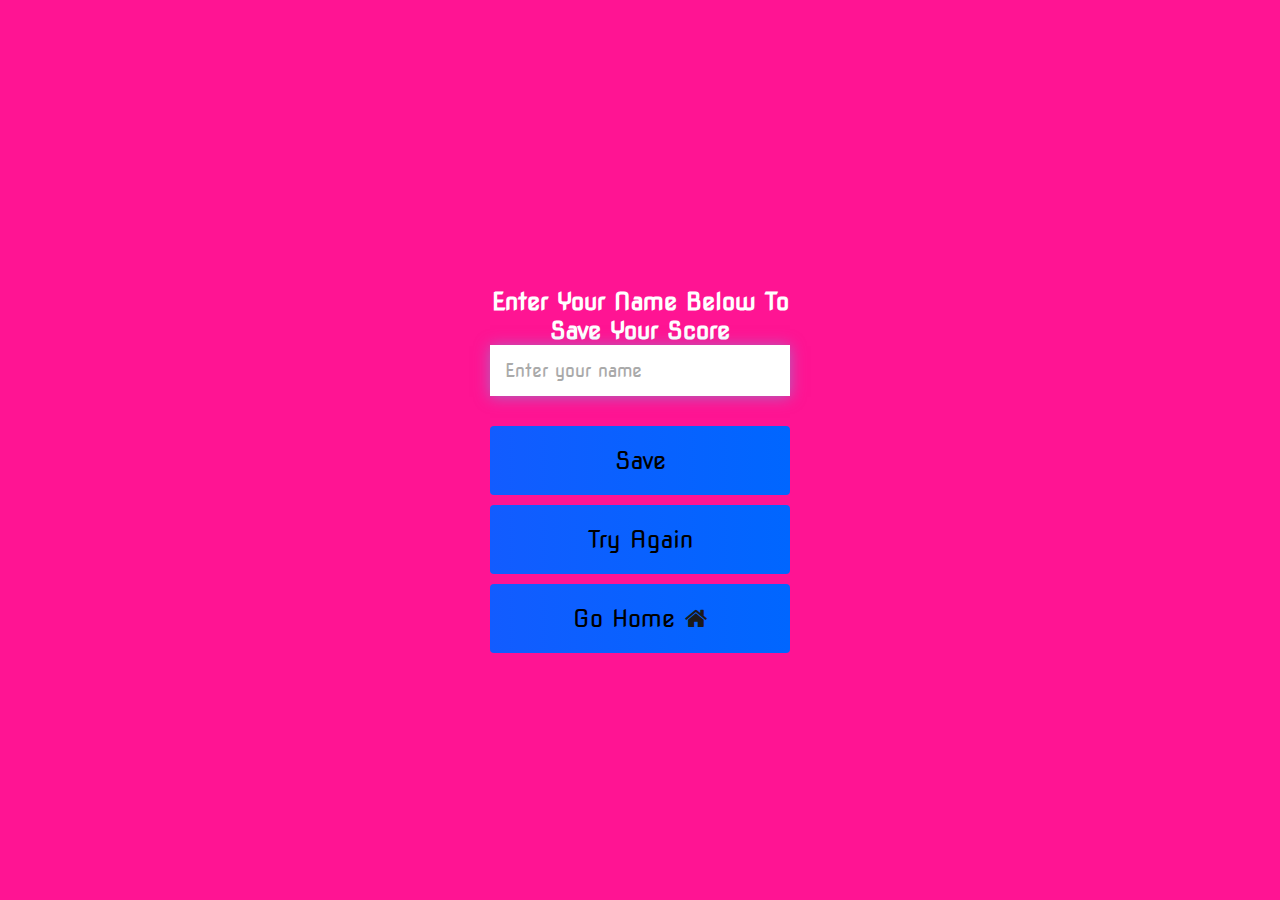
<file: end.html>
<!DOCTYPE html>
<html lang="en">
<head>
    <meta charset="UTF-8">
    <meta http-equiv="X-UA-Compatible" content="IE=edge">
    <meta name="viewport" content="width=device-width, initial-scale=1.0">
    <title>End page</title>
    <link rel="stylesheet" href="style.css" >
    <link rel="stylesheet" href="https://cdnjs.cloudflare.com/ajax/libs/font-awesome/4.7.0/css/font-awesome.min.css">
</head>
<body>
    <div class="container">
        <div id="end" class="flex-center flex-column">
            <h1 id="finalScore">0</h1>
            <form class="end-form-container">
                <h2 id="end-text">Enter Your Name Below To Save Your Score</h2>
                <input type="text" name="name" id="username" placeholder="Enter your name">
                <button class="btn" id="saveScoreBtn" type="submit" onclick="saveHighScore(event)" disabled>Save</button>
            </form>
            <a href="game.html" class="btn">Try Again</a>
            <a href="index.html" class="btn">Go Home<i class="fa fa-home"></i></a>

        </div>

    </div>
    <script src="end.js"></script>
    <script src="highscores.js"></script>

</body>
</html>
</file>
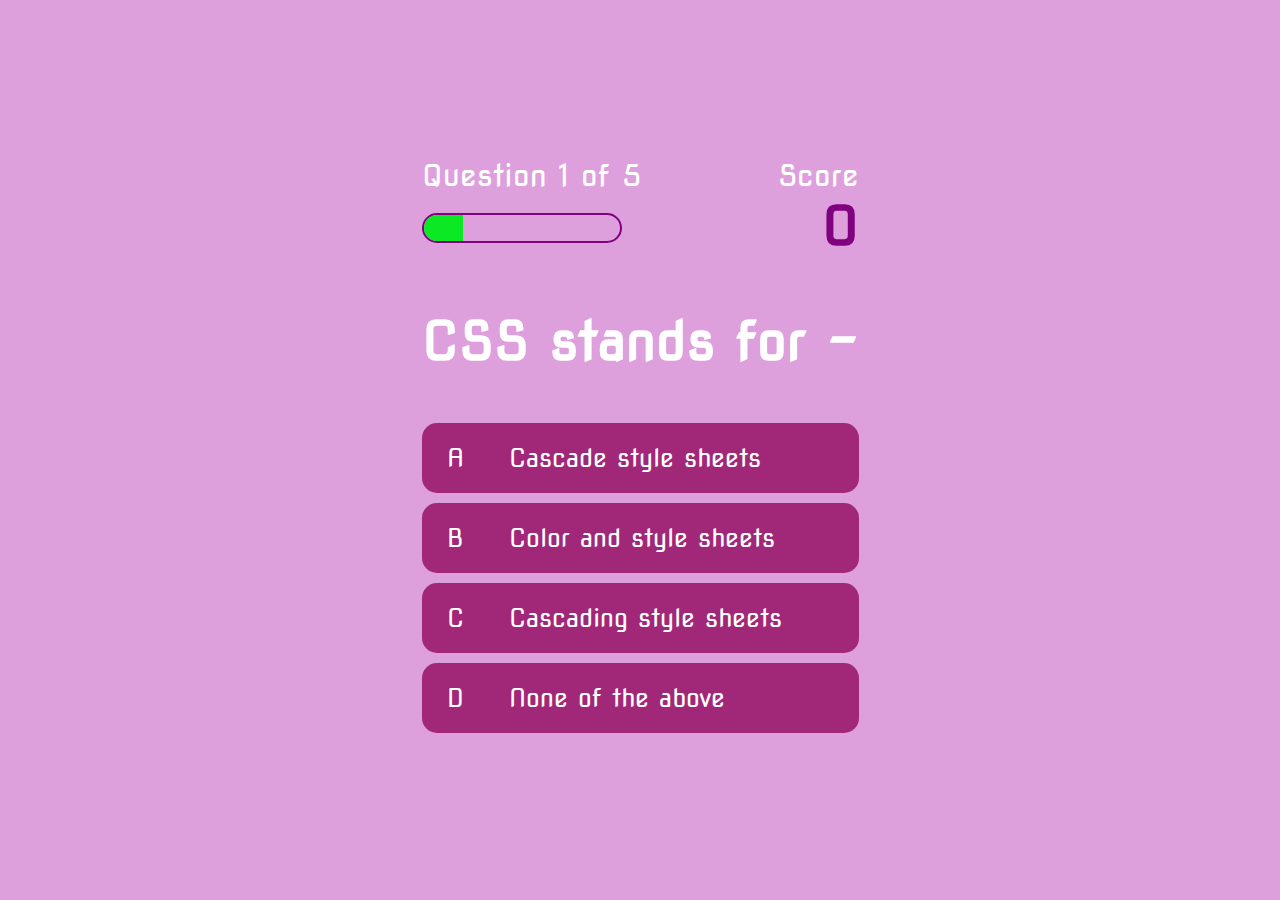
<file: game.html>
<!DOCTYPE html>
<html lang="en">
<head>
    <meta charset="UTF-8">
    <meta http-equiv="X-UA-Compatible" content="IE=edge">
    <meta name="viewport" content="width=device-width, initial-scale=1.0">
    <title>Quiz Page</title>
    <link rel="stylesheet" href="style.css" >
    <link rel="stylesheet" href="game.css" >
</head>
<body>
    <div class="container">
        <div id="game" class="justify-center flex-column">
            <div id="hud">
                <div class="hud-item">
                    <p id="progressText" class="hud-prefix">
                        Question
                    </p>
                    <div id="progressBar">
                        <div id="progressBarFull">

                        </div>
                    </div>
                </div>
                <div class="hud-item">
                   <p class="hud-prefix">
                     Score
                   </p> 
                   <h1 class="hud-main-text" id="score">
                       0
                   </h1>
                </div>
            </div>
            <h1 id="question">
                What is the answer to this question?
            </h1>
            <div class="choice-container">
                <p class="choice-prefix">A</p>
                <p class="choice-text" data-number="1">Choice 1</p>
            </div>
            <div class="choice-container">
                <p class="choice-prefix">B</p>
                <p class="choice-text" data-number="2">Choice 2</p>
            </div>
            <div class="choice-container">
                <p class="choice-prefix">C</p>
                <p class="choice-text" data-number="3">Choice 3</p>
            </div>
            <div class="choice-container">
                <p class="choice-prefix">D</p>
                <p class="choice-text" data-number="4">Choice 4</p>
            </div>

        </div>
    </div>
   <script src="game.js"></script> 
</body>
</html>
</file>
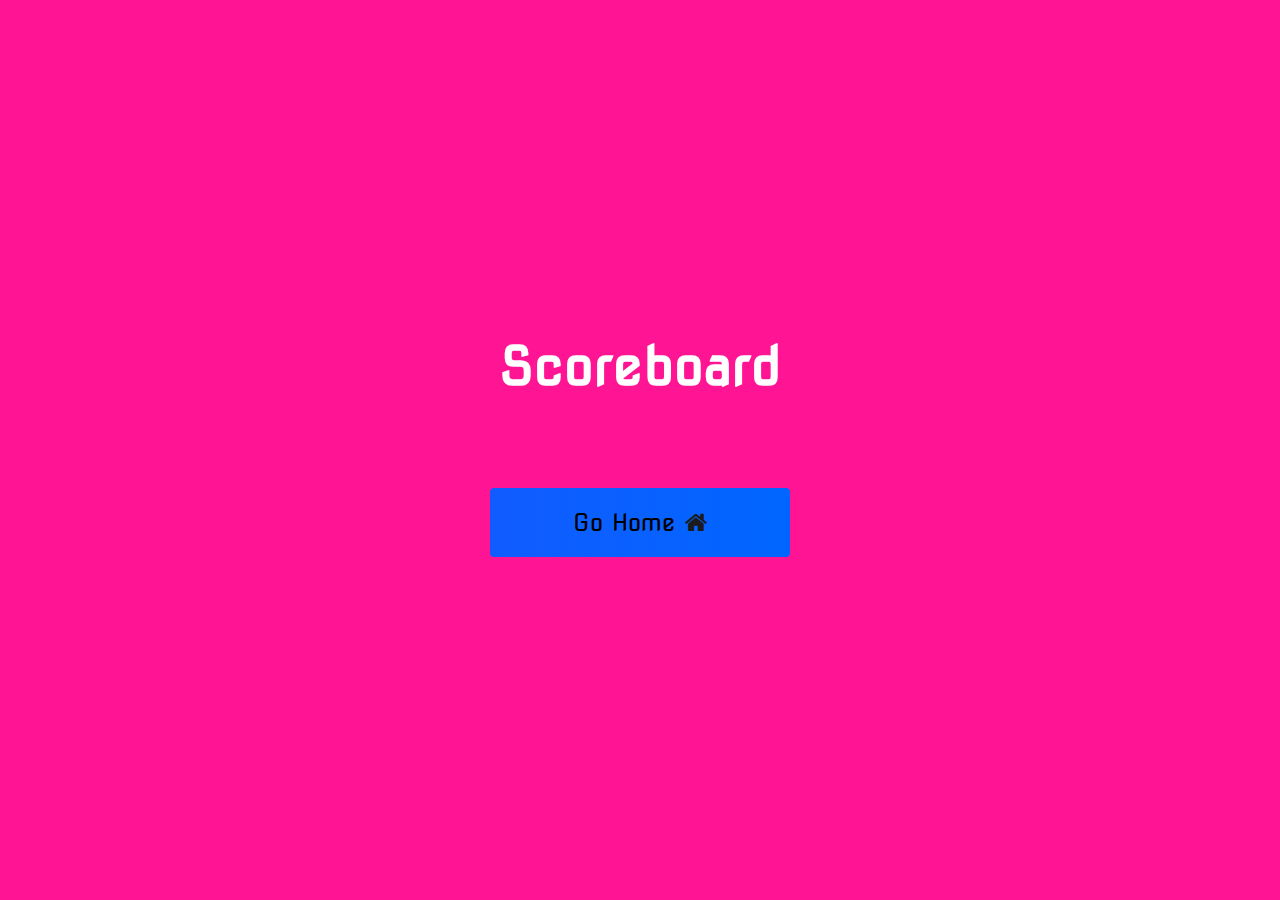
<file: highscores.html>
<!DOCTYPE html>
<html lang="en">
<head>
    <meta charset="UTF-8">
    <meta http-equiv="X-UA-Compatible" content="IE=edge">
    <meta name="viewport" content="width=device-width, initial-scale=1.0">
    <title>High Scores</title>
    <link rel="stylesheet" href="style.css">
    <link rel="stylesheet" href="highscores.css">
    <link rel="stylesheet" href="https://cdnjs.cloudflare.com/ajax/libs/font-awesome/4.7.0/css/font-awesome.min.css">
</head>
<body>
    <div class="container">
        <div id="highScores" class="flex-center flex-column">
            <h1 id="finalScore">Scoreboard</h1>
            <ul id="highScoresList"></ul>
            <a href="index.html" class="btn">Go Home<i class="fa fa-home"></i></a>

        </div>



    </div>
    <script src="highscores.js"></script>
</body>
</html>
</file>
<file: style.css>
@import url('https://fonts.googleapis.com/css2?family=Nova+Square&display=swap');

:root{
    background-color: deeppink;
}
*{
    box-sizing: border-box;
    margin: 0;
    padding: 0;
    font-size: 62.5%;
    font-family: 'Nova Square',cursive;

}
h1{
    font-size: 5.4rem;
    color:white;
    margin-bottom:5rem;
}
.container{
    width:100vw;
    height:100vh;
    display:flex;
    justify-content:center;
    align-items: center;
    max-width:80rem;
    margin: 0 auto;
    padding: 2rem;

}
.flex-column{
    display: flex;
    flex-direction: column;
}
.flex-center{
    justify-content: center;
    align-items:center;

}
.justify-center{
    justify-content: center;
}
.text-center{
    text-align:center;
}
.hidden{
    display: none;
}
.btn{
    font-size: 2.4rem;
    padding:2rem 0;
    width:30rem;
    text-align:center;
    margin-bottom:1rem;
    text-decoration:none;
    color:black;
    background: linear-gradient(90deg,rgb(18, 92, 255) 0%,rgb(0, 102, 255) 100%) ;
    border-radius:4px;
}
.btn:hover{
    cursor: pointer;
    box-shadow: 0 0.4rem 0 rgb(7, 12, 1,0.6);
    transition: transform 150ms;
    transform:scale(1.03);
}
.btn[disabled]:hover{
    cursor: not allowed;
    box-shadow:none;
    transform:none;
}
#highscores-btn{
    background:linear-gradient(90deg,rgb(255, 247, 9) 0%,rgb(240, 221, 6) 100%) ;

}
#highscores-btn:hover{
    box-shadow:0 0.4rem 1.4rem 0 rgb(7, 12, 1,0.6);
}
.fa-crown{
    font-size: 2.5 rem;
    margin-left: 1rem;
}
/*End Page Css*/
.end-form-container{
    width:100%;
    display:flex;
    flex-direction: column;
    align-items: center;
    max-width: 30rem;
}
input{
    margin-bottom: 1rem;
    width:20rem;
    padding:1.5rem;
    font-size: 1.8rem;
    border:none;
    box-shadow:0 0.1rem 1.4rem 0 rgba(86,185,235,0.5);

}
input::placeholder{
    color:#aaa;
}
#username{
    margin-bottom: 3rem;
    width:100%;
    outline:none;

}
#end-text{
    font-size: 2.4rem;
    color: #fff;
    text-align: center;
}
#saveScoreBtn{
    border:none;

}
.fa-home{
  margin-left: 1rem;
  font-size: 2rem;
  color:rgb(28,26,26)

}
</file>
<file: game.css>
:root{
    background-color:plum;
}

body{
    color: #fff;
}
.choice-container{
    display: flex;
    margin-bottom: 1rem;
    width:100%;
    border-radius: 15px;
    background:rgb(161, 40, 121);
    font-size:4rem;
   
}
.choice-container:hover{
    cursor:pointer;
    box-shadow:0 0.4 1.4rem 0 rgba(9, 10, 12, 0.5);
    transform: scale(1.02);
    transition: tarnsform 100ms;
}
.choice-prefix{
    padding: 2rem 2.5rem;
    color: white;
}
.choice-text{
    padding: 2rem;
    width:100%;
}
.correct{
    background: linear-gradient(32deg,rgba(11,232,36)0%,rgb(41,232,111)100%);
}
.incorrect{
    background: linear-gradient(32deg,rgba(230,29,29,1)0%,rgb(224,11,11,1)100%);
}
/*Heads Up Display*/
#hud{
    display:flex;
    justify-content:space-between;
}
.hud-prefix{
    text-align: center;
    font-size: 3rem;
}
 

.hud-main-text{
    text-align:right;
}
#score{
    color:purple;
}
#progressBar{
    width: 20rem;
    height:3rem;
    border:0.2rem solid purple;
    margin-top:2rem;
    border-radius:50px;
   overflow:hidden;
}
#progressBarFull{
    height:100%;
    background:rgb(11,233,36);
    width:0%;

}


@media screen and (max-width: 768px){
    .choice-container{
        min-width: 40rem;
    }
}
</file>
<file: highscores.css>
body{
    color: #fff
}
#highScoresList{
    list-style: none;
    margin-bottom: 4rem;
}
.high-score{
    font-size: 2.8rem;
    margin-bottom: 0.5rem;
}
</file>
